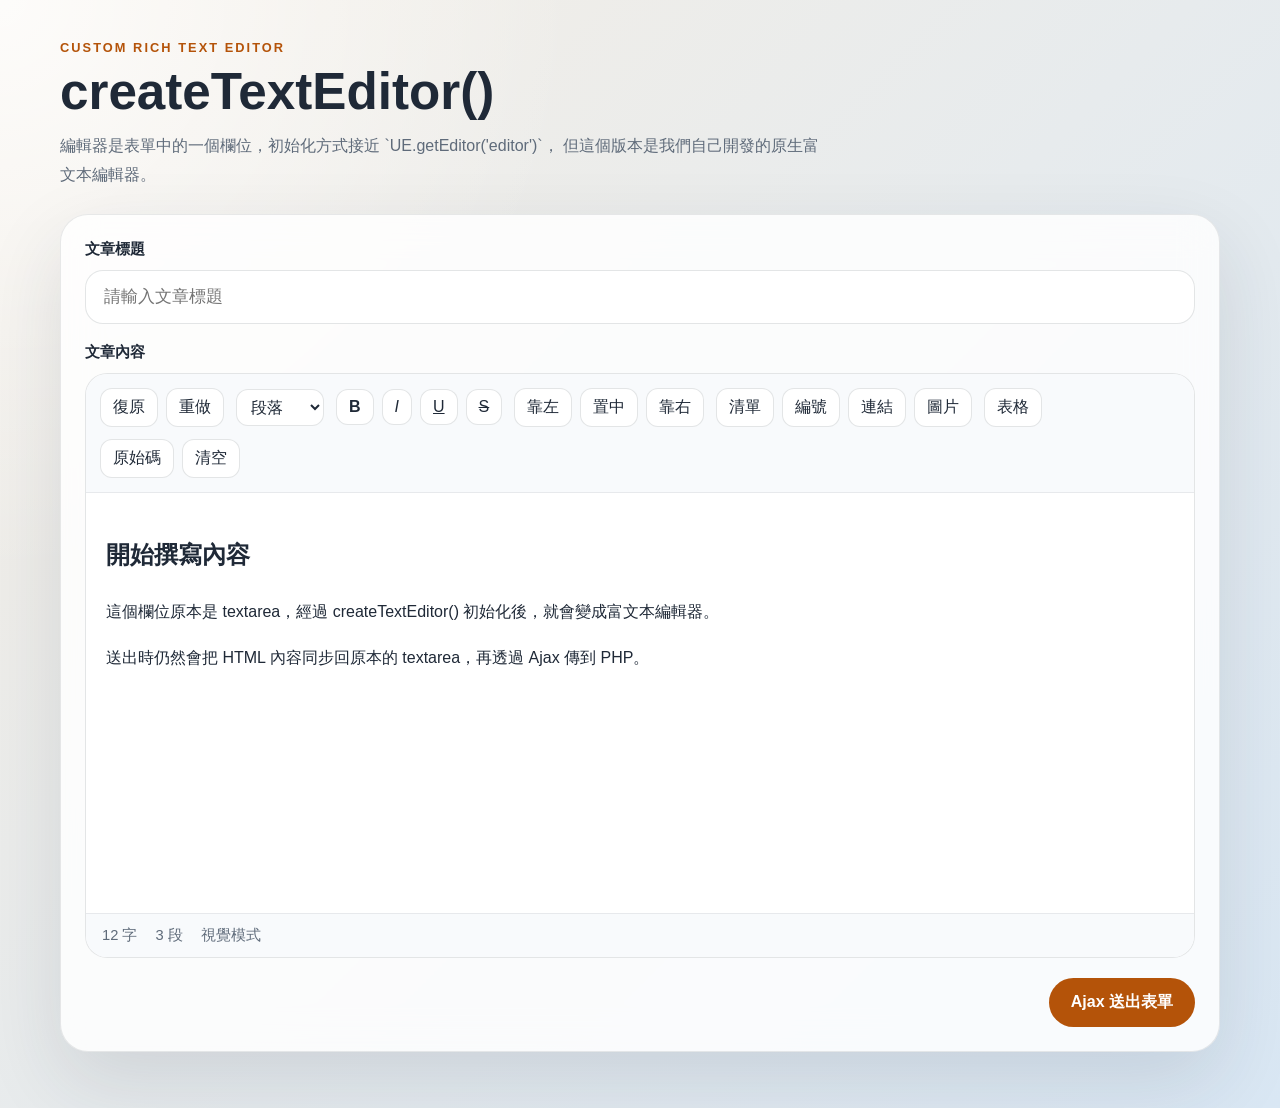
<file: index.html>
<!DOCTYPE html>
<html lang="zh-Hant">
<head>
  <meta charset="UTF-8">
  <meta name="viewport" content="width=device-width, initial-scale=1.0">
  <title>createTextEditor Demo</title>
  <link rel="stylesheet" href="styles.css">
</head>
<body>
  <main class="page">
    <section class="hero">
      <p class="hero__eyebrow">Custom Rich Text Editor</p>
      <h1 class="hero__title">createTextEditor()</h1>
      <p class="hero__copy">
        編輯器是表單中的一個欄位，初始化方式接近 `UE.getEditor('editor')`，
        但這個版本是我們自己開發的原生富文本編輯器。
      </p>
    </section>

    <section class="card">
      <form id="article-form" class="form">
        <div class="field">
          <label class="field__label" for="title">文章標題</label>
          <input id="title" name="title" class="field__input" type="text" placeholder="請輸入文章標題">
        </div>

        <div class="field">
          <label class="field__label" for="editor">文章內容</label>
          <textarea id="editor" name="editor">
<h2>開始撰寫內容</h2>
<p>這個欄位原本是 textarea，經過 createTextEditor() 初始化後，就會變成富文本編輯器。</p>
<p>送出時仍然會把 HTML 內容同步回原本的 textarea，再透過 Ajax 傳到 PHP。</p>
          </textarea>
        </div>

        <div class="form__actions">
          <button class="button" type="submit">Ajax 送出表單</button>
        </div>
      </form>
    </section>

    <section id="response-panel" class="card response" hidden>
      <p class="response__eyebrow">Server Response</p>
      <h2 id="response-title" class="response__title"></h2>
      <p id="response-meta" class="response__meta"></p>
      <div id="response-content" class="response__content"></div>
    </section>
  </main>

  <script src="editor.js"></script>
  <script src="app.js"></script>
</body>
</html>
</file>
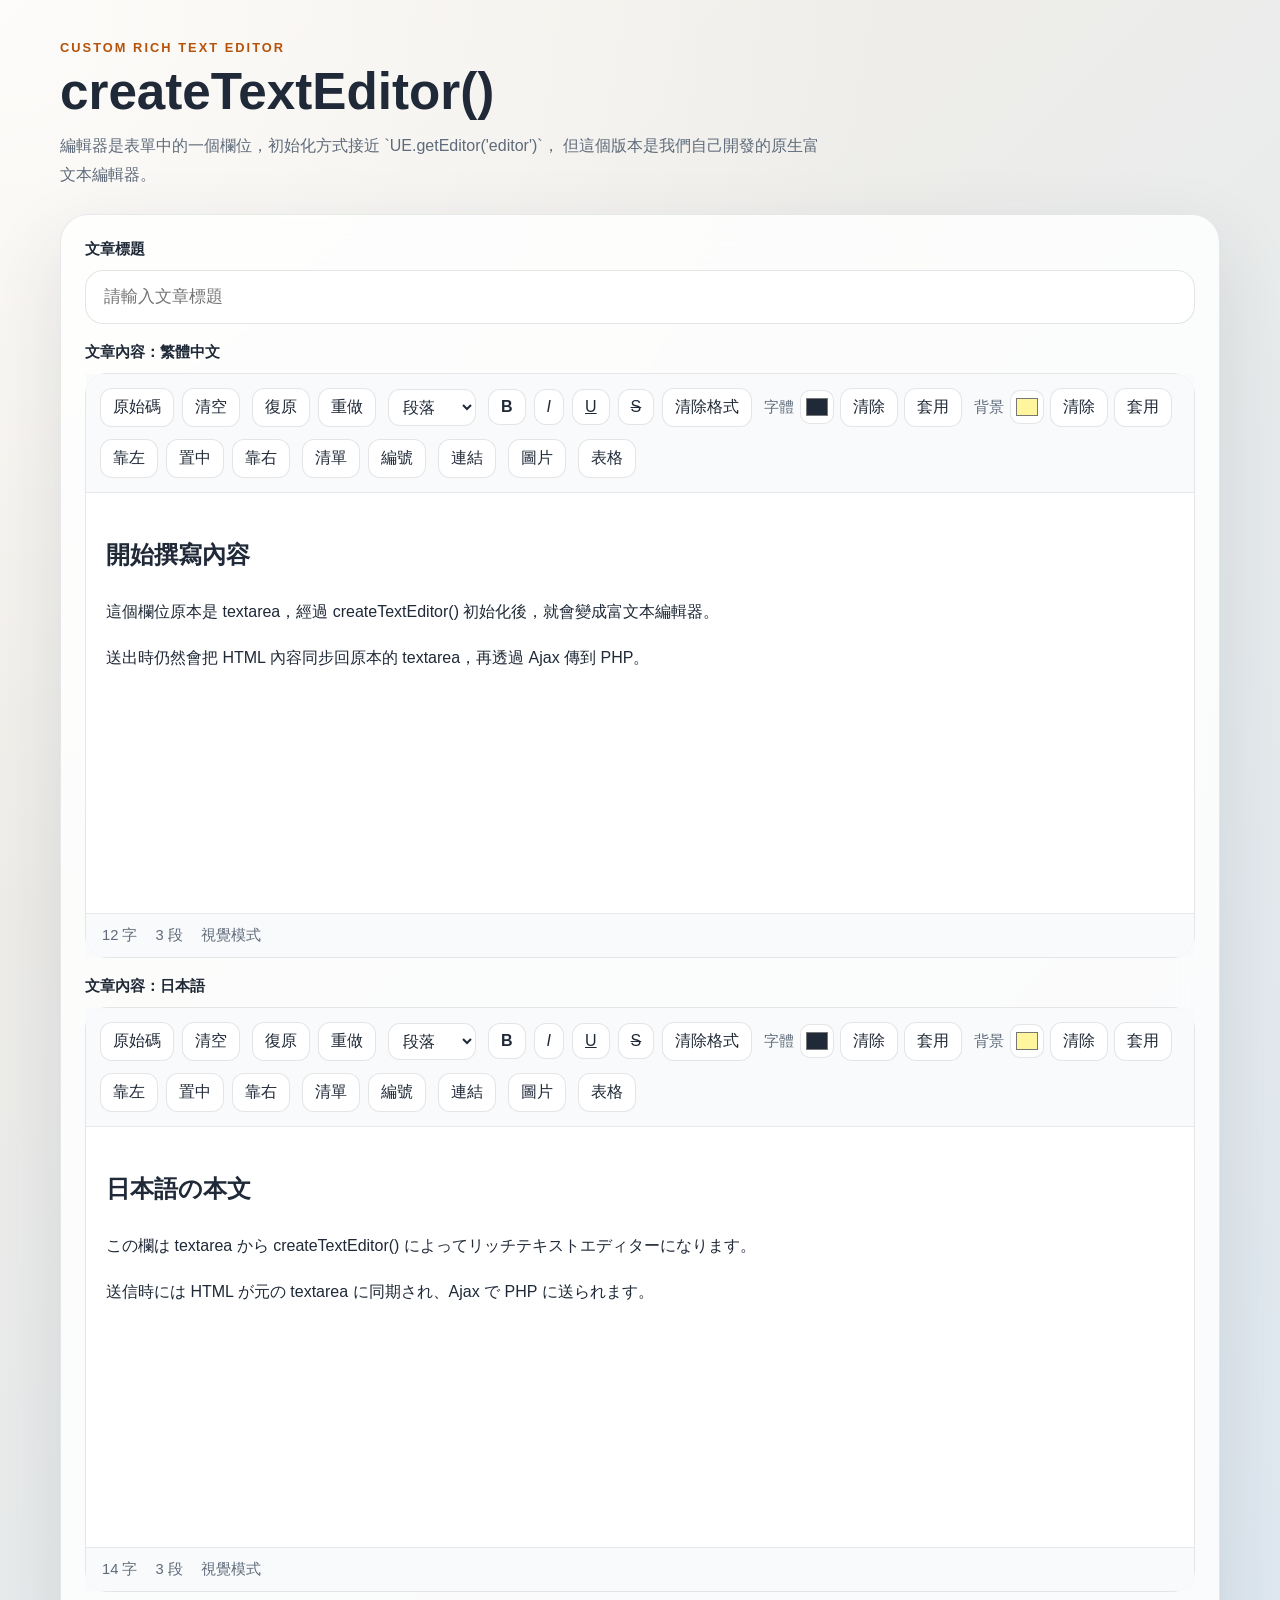
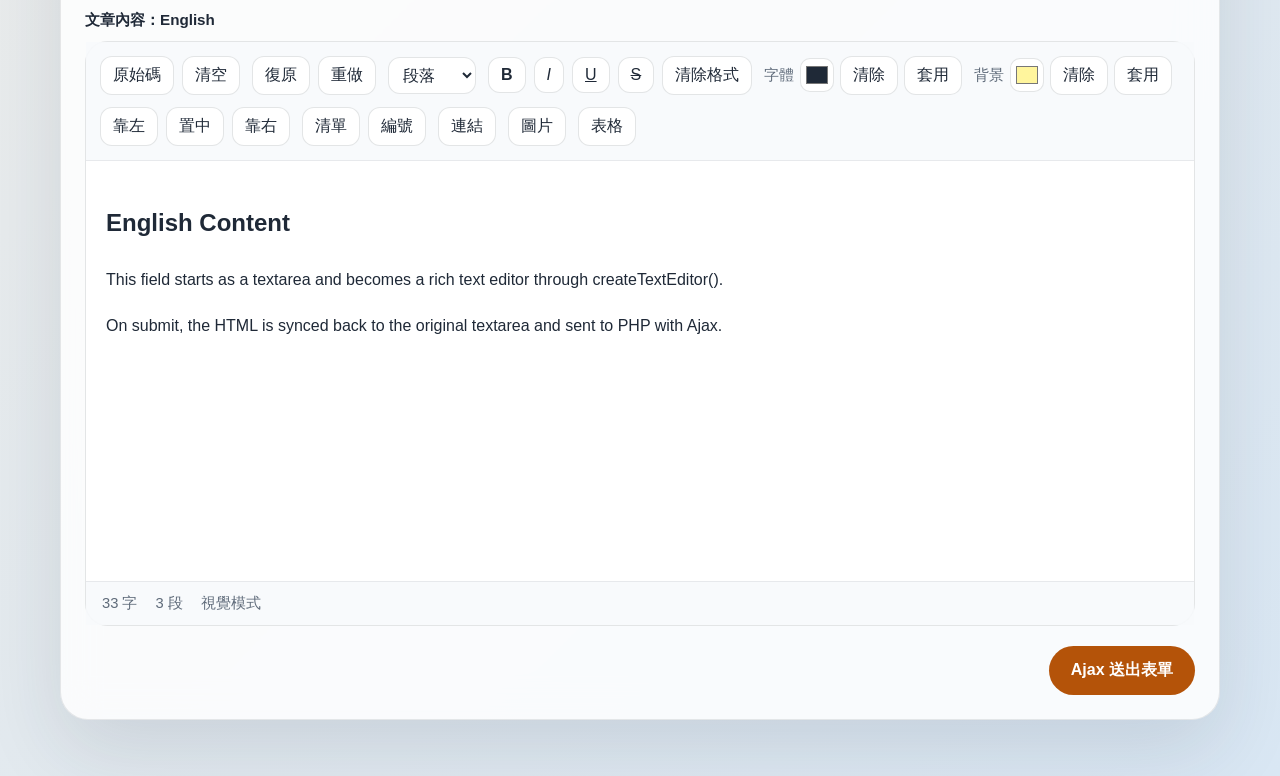
<file: createTextEditor/index.html>
<!DOCTYPE html>
<html lang="zh-Hant">
<head>
  <meta charset="UTF-8">
  <meta name="viewport" content="width=device-width, initial-scale=1.0">
  <title>createTextEditor Demo</title>
  <link rel="stylesheet" href="styles.css">
  <link rel="stylesheet" href="editor.css">
</head>
<body>
  <main class="page">
    <section class="hero">
      <p class="hero__eyebrow">Custom Rich Text Editor</p>
      <h1 class="hero__title">createTextEditor()</h1>
      <p class="hero__copy">
        編輯器是表單中的一個欄位，初始化方式接近 `UE.getEditor('editor')`，
        但這個版本是我們自己開發的原生富文本編輯器。
      </p>
    </section>

    <section class="card">
      <form id="article-form" class="form">
        <div class="field">
          <label class="field__label" for="title">文章標題</label>
          <input id="title" name="title" class="field__input" type="text" placeholder="請輸入文章標題">
        </div>

        <div class="field">
          <label class="field__label" for="editor-zh">文章內容：繁體中文</label>
          <textarea id="editor-zh" name="editor_zh" class="js-text-editor" placeholder="請輸入繁體中文內容">
<h2>開始撰寫內容</h2>
<p>這個欄位原本是 textarea，經過 createTextEditor() 初始化後，就會變成富文本編輯器。</p>
<p>送出時仍然會把 HTML 內容同步回原本的 textarea，再透過 Ajax 傳到 PHP。</p>
          </textarea>
        </div>

        <div class="field">
          <label class="field__label" for="editor-ja">文章內容：日本語</label>
          <textarea id="editor-ja" name="editor_ja" class="js-text-editor" placeholder="日本語の内容を入力してください">
<h2>日本語の本文</h2>
<p>この欄は textarea から createTextEditor() によってリッチテキストエディターになります。</p>
<p>送信時には HTML が元の textarea に同期され、Ajax で PHP に送られます。</p>
          </textarea>
        </div>

        <div class="field">
          <label class="field__label" for="editor-en">文章內容：English</label>
          <textarea id="editor-en" name="editor_en" class="js-text-editor" placeholder="Enter English content">
<h2>English Content</h2>
<p>This field starts as a textarea and becomes a rich text editor through createTextEditor().</p>
<p>On submit, the HTML is synced back to the original textarea and sent to PHP with Ajax.</p>
          </textarea>
        </div>

        <div class="form__actions">
          <button class="button" type="submit">Ajax 送出表單</button>
        </div>
      </form>
    </section>

    <section id="response-panel" class="card response" hidden>
      <p class="response__eyebrow">Server Response</p>
      <h2 id="response-title" class="response__title"></h2>
      <p id="response-meta" class="response__meta"></p>
      <div id="response-content" class="response__content response__grid"></div>
    </section>
  </main>

  <script src="editor.js"></script>
  <script src="app.js"></script>
</body>
</html>
</file>
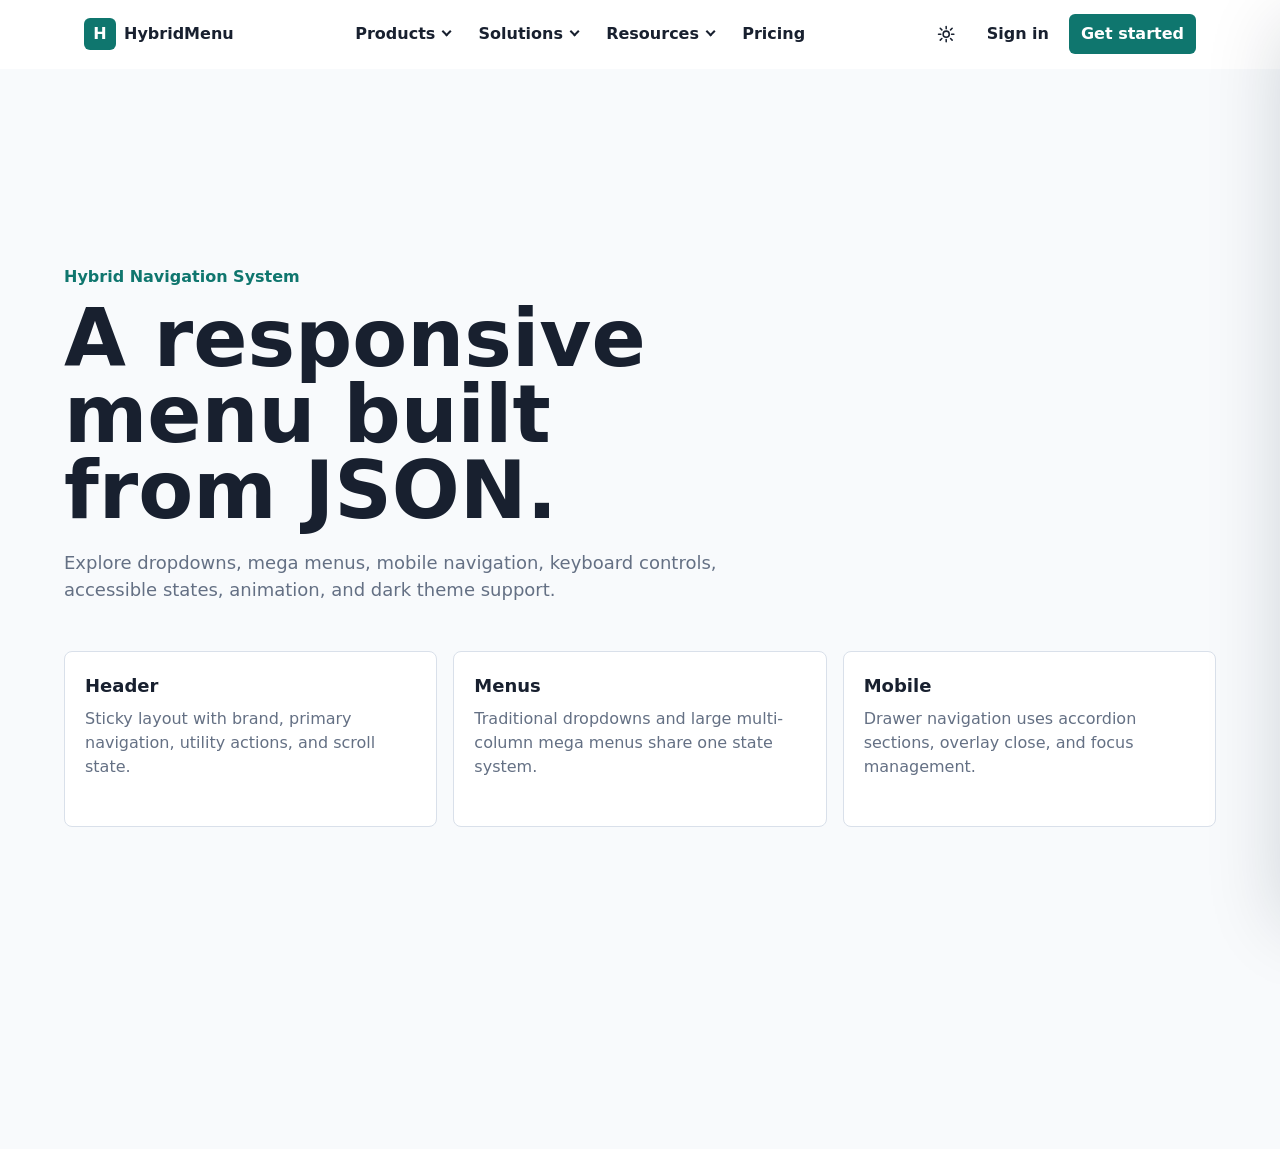
<file: hybridMenu/index.html>
<!doctype html>
<html lang="en" data-theme="light">
  <head>
    <meta charset="utf-8">
    <meta name="viewport" content="width=device-width, initial-scale=1">
    <meta name="description" content="HybridMenu demo with header, dropdown, mega menu, mobile navigation, keyboard support, and themes.">
    <title>HybridMenu Demo</title>
    <link rel="stylesheet" href="./css/tokens.css">
    <link rel="stylesheet" href="./css/base.css">
    <link rel="stylesheet" href="./css/header.css">
    <link rel="stylesheet" href="./css/dropdown.css">
    <link rel="stylesheet" href="./css/mega-menu.css">
    <link rel="stylesheet" href="./css/mobile-nav.css">
    <link rel="stylesheet" href="./css/themes.css">
    <link rel="stylesheet" href="./css/utilities.css">
  </head>
  <body>
    <div id="hybrid-menu" data-menu-source="./data/menu.json"></div>

    <main class="demo-page" id="main-content">
      <section class="demo-hero" aria-labelledby="demo-title">
        <p class="demo-kicker">Hybrid Navigation System</p>
        <h1 id="demo-title">A responsive menu built from JSON.</h1>
        <p class="demo-copy">Explore dropdowns, mega menus, mobile navigation, keyboard controls, accessible states, animation, and dark theme support.</p>
      </section>
      <section class="demo-grid" aria-label="Feature summary">
        <article>
          <h2>Header</h2>
          <p>Sticky layout with brand, primary navigation, utility actions, and scroll state.</p>
        </article>
        <article>
          <h2>Menus</h2>
          <p>Traditional dropdowns and large multi-column mega menus share one state system.</p>
        </article>
        <article>
          <h2>Mobile</h2>
          <p>Drawer navigation uses accordion sections, overlay close, and focus management.</p>
        </article>
      </section>
    </main>

    <script type="module" src="./js/main.js"></script>
  </body>
</html>
</file>
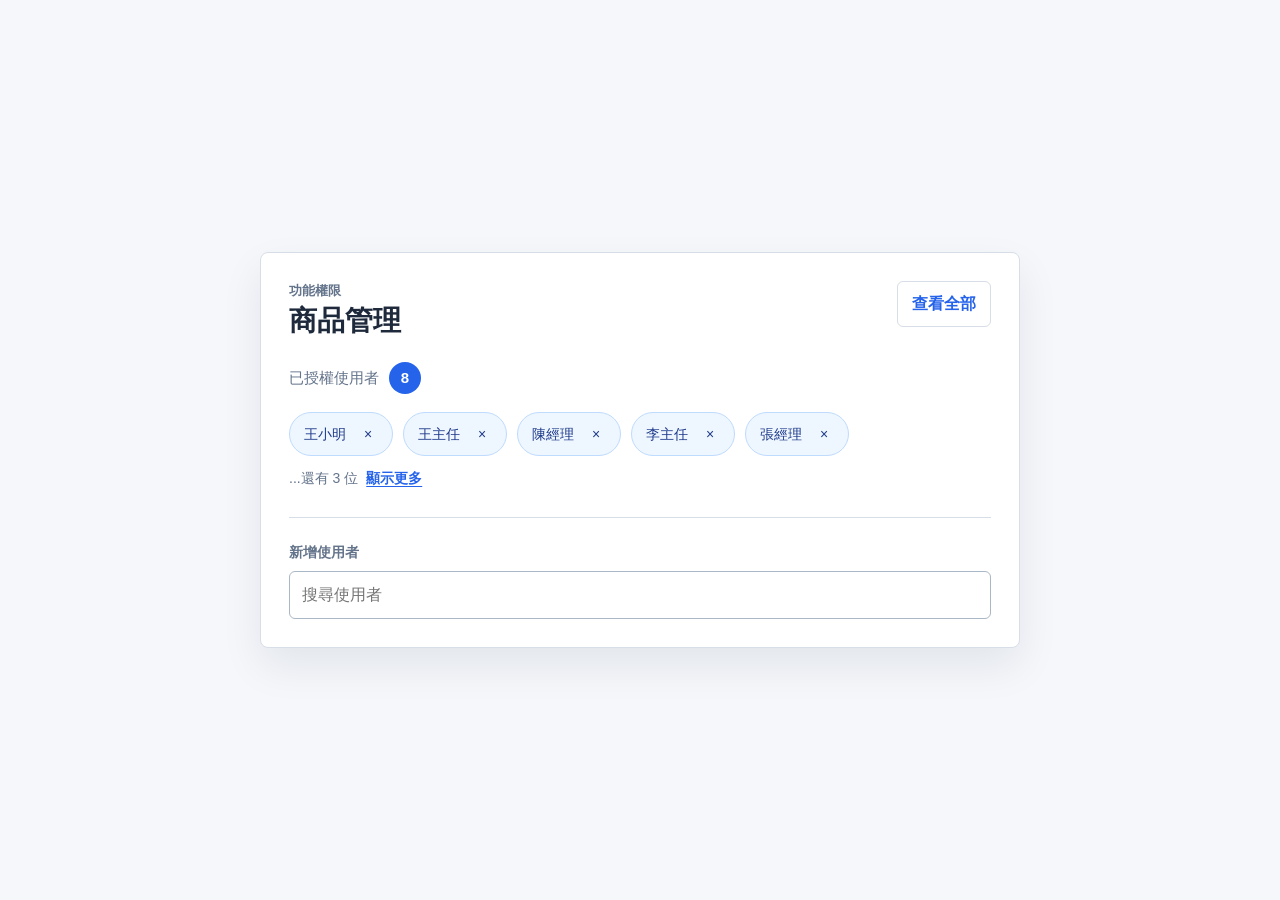
<file: permissions/index.html>
<!DOCTYPE html>
<html lang="zh-Hant">
<head>
  <meta charset="UTF-8">
  <meta name="viewport" content="width=device-width, initial-scale=1.0">
  <title>功能權限管理元件</title>
  <link rel="stylesheet" href="styles.css">
</head>
<body>
  <main class="page-shell">
    <section class="permission-manager" id="permissionManager" aria-labelledby="permissionTitle">
      <header class="permission-manager__header">
        <div>
          <p class="permission-manager__eyebrow">功能權限</p>
          <h1 class="permission-manager__title" id="permissionTitle">商品管理</h1>
        </div>
        <button class="permission-manager__button permission-manager__button--secondary" type="button" data-action="open-modal">
          查看全部
        </button>
      </header>

      <div class="permission-manager__summary" aria-live="polite">
        <span>已授權使用者</span>
        <strong data-role="authorized-count">0</strong>
      </div>

      <div class="permission-manager__tags" data-role="tag-list"></div>
      <p class="permission-manager__more" data-role="hidden-count"></p>

      <form class="permission-manager__search" data-role="search-form" autocomplete="off">
        <label class="permission-manager__label" for="permissionSearch">新增使用者</label>
        <div class="permission-manager__autocomplete">
          <input
            class="permission-manager__input"
            id="permissionSearch"
            name="permissionSearch"
            type="search"
            placeholder="搜尋使用者"
            aria-autocomplete="list"
            aria-controls="autocompleteList"
            aria-expanded="false"
            data-role="search-input"
          >
          <ul class="permission-manager__suggestions" id="autocompleteList" role="listbox" data-role="autocomplete-list"></ul>
        </div>
      </form>

      <div class="permission-manager__overlay" data-role="overlay" hidden>
        <section class="permission-manager__modal" role="dialog" aria-modal="true" aria-labelledby="permissionModalTitle">
          <header class="permission-manager__modal-header">
            <div>
              <p class="permission-manager__eyebrow">授權名單</p>
              <h2 class="permission-manager__modal-title" id="permissionModalTitle" data-role="modal-title">商品管理</h2>
            </div>
            <button class="permission-manager__icon-button" type="button" aria-label="關閉" data-action="close-modal">×</button>
          </header>

          <div class="permission-manager__modal-search">
            <label class="permission-manager__label" for="modalSearch" data-role="modal-search-label">搜尋已授權使用者</label>
            <input class="permission-manager__input" id="modalSearch" type="search" placeholder="輸入姓名、帳號或部門" data-role="modal-search">
          </div>

          <div class="permission-manager__bulk-actions">
            <span class="permission-manager__selection-status" data-role="selection-status">已選取 0 筆</span>
            <button class="permission-manager__button permission-manager__button--danger" type="button" data-action="remove-selected" disabled>
              移除已選
            </button>
          </div>

          <div class="permission-manager__table-wrap">
            <table class="permission-manager__table">
              <thead>
                <tr>
                  <th scope="col" class="permission-manager__table-check">
                    <label class="permission-manager__checkbox-label">
                      <input class="permission-manager__checkbox" type="checkbox" data-role="select-all" aria-label="全選目前列表">
                    </label>
                  </th>
                  <th scope="col">姓名</th>
                  <th scope="col">帳號</th>
                  <th scope="col">部門</th>
                  <th scope="col">操作</th>
                </tr>
              </thead>
              <tbody data-role="modal-table"></tbody>
            </table>
          </div>
        </section>
      </div>
    </section>
  </main>

  <script src="app.js"></script>
</body>
</html>
</file>
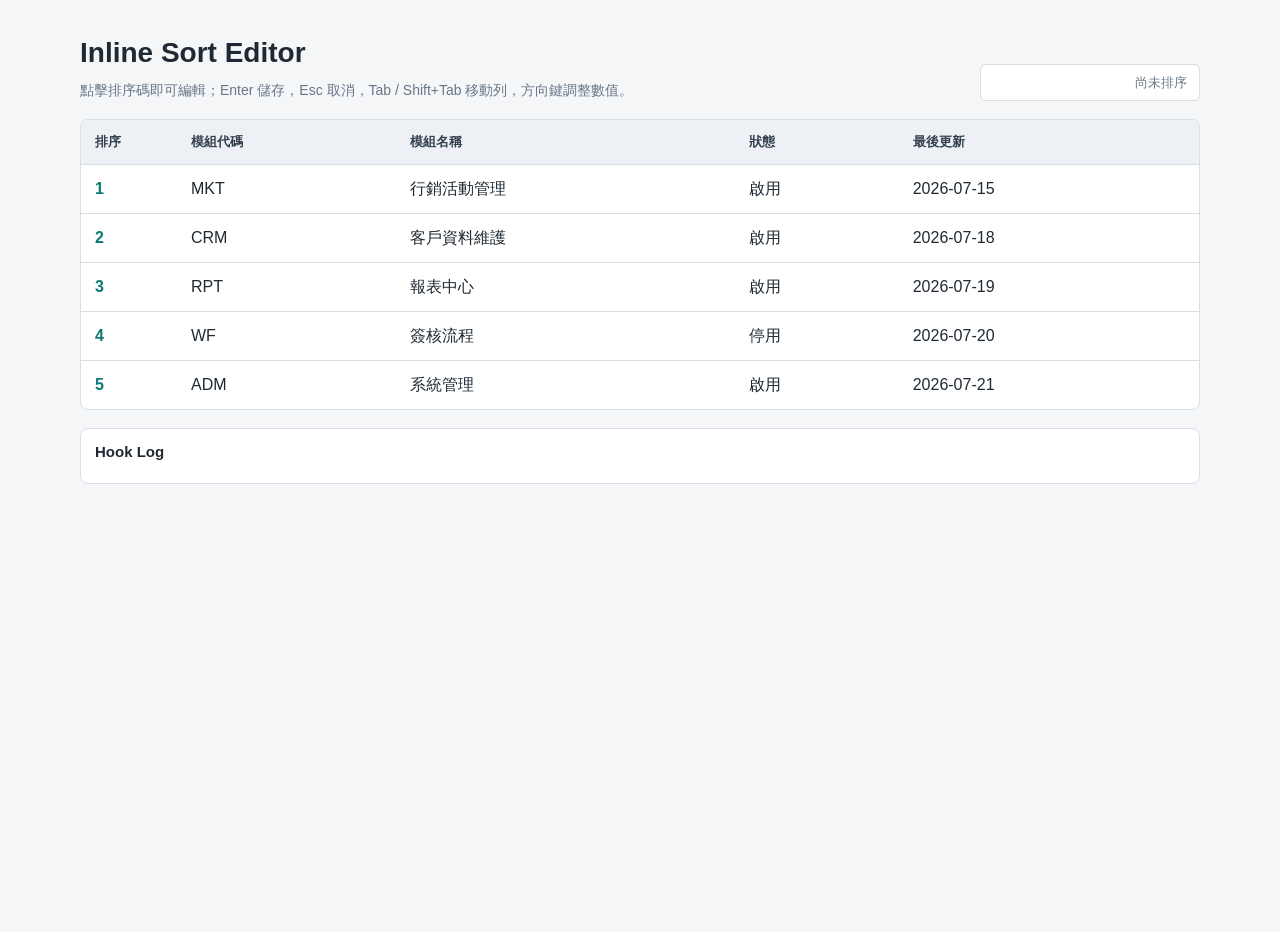
<file: sortEditor/index.html>
<!doctype html>
<html lang="zh-Hant">
  <head>
    <meta charset="utf-8">
    <meta name="viewport" content="width=device-width, initial-scale=1">
    <title>Inline Sort Editor</title>
    <link rel="stylesheet" href="./styles.css">
  </head>
  <body>
    <main class="app-shell">
      <header class="page-head">
        <div>
          <h1 class="page-title">Inline Sort Editor</h1>
          <p class="page-note">點擊排序碼即可編輯；Enter 儲存，Esc 取消，Tab / Shift+Tab 移動列，方向鍵調整數值。</p>
        </div>
        <div id="status" class="status" role="status">尚未排序</div>
      </header>

      <section class="table-wrap" aria-label="排序編輯表格">
        <table id="moduleTable" class="data-table">
          <thead>
            <tr>
              <th>排序</th>
              <th>模組代碼</th>
              <th>模組名稱</th>
              <th>狀態</th>
              <th>最後更新</th>
            </tr>
          </thead>
          <tbody>
            <tr data-id="MKT" data-sort-value="1">
              <td class="sort-cell" data-sort-cell>1</td>
              <td>MKT</td>
              <td>行銷活動管理</td>
              <td>啟用</td>
              <td>2026-07-15</td>
            </tr>
            <tr data-id="CRM" data-sort-value="2">
              <td class="sort-cell" data-sort-cell>2</td>
              <td>CRM</td>
              <td>客戶資料維護</td>
              <td>啟用</td>
              <td>2026-07-18</td>
            </tr>
            <tr data-id="RPT" data-sort-value="3">
              <td class="sort-cell" data-sort-cell>3</td>
              <td>RPT</td>
              <td>報表中心</td>
              <td>啟用</td>
              <td>2026-07-19</td>
            </tr>
            <tr data-id="WF" data-sort-value="4">
              <td class="sort-cell" data-sort-cell>4</td>
              <td>WF</td>
              <td>簽核流程</td>
              <td>停用</td>
              <td>2026-07-20</td>
            </tr>
            <tr data-id="ADM" data-sort-value="5">
              <td class="sort-cell" data-sort-cell>5</td>
              <td>ADM</td>
              <td>系統管理</td>
              <td>啟用</td>
              <td>2026-07-21</td>
            </tr>
          </tbody>
        </table>
      </section>

      <section class="log-panel" aria-label="Hook 執行紀錄">
        <h2 class="log-title">Hook Log</h2>
        <ol id="logList" class="log-list"></ol>
      </section>
    </main>

    <script type="module">
      import InlineSortEditor from './InlineSortEditor.js';

      const status = document.querySelector('#status');
      const logList = document.querySelector('#logList');

      function addLog(message) {
        const item = document.createElement('li');
        item.textContent = message;
        logList.prepend(item);
      }

      window.moduleSortEditor = new InlineSortEditor('#moduleTable', {
        onBeforeSort({ row, requestedValue, normalizedValue }) {
          addLog(`onBeforeSort: ${row.dataset.id} 請求移至 ${requestedValue}，實際位置 ${normalizedValue}`);
          return true;
        },
        saveSort({ rows }) {
          const payload = rows.map((row) => ({
            id: row.dataset.id,
            sort: Number(row.dataset.sortValue)
          }));
          status.textContent = `已保存 ${payload.length} 筆排序`;
          addLog(`saveSort: ${JSON.stringify(payload)}`);
        },
        onAfterSort({ row, normalizedValue }) {
          addLog(`onAfterSort: ${row.dataset.id} 已移至第 ${normalizedValue} 位`);
        }
      });
    </script>
  </body>
</html>
</file>
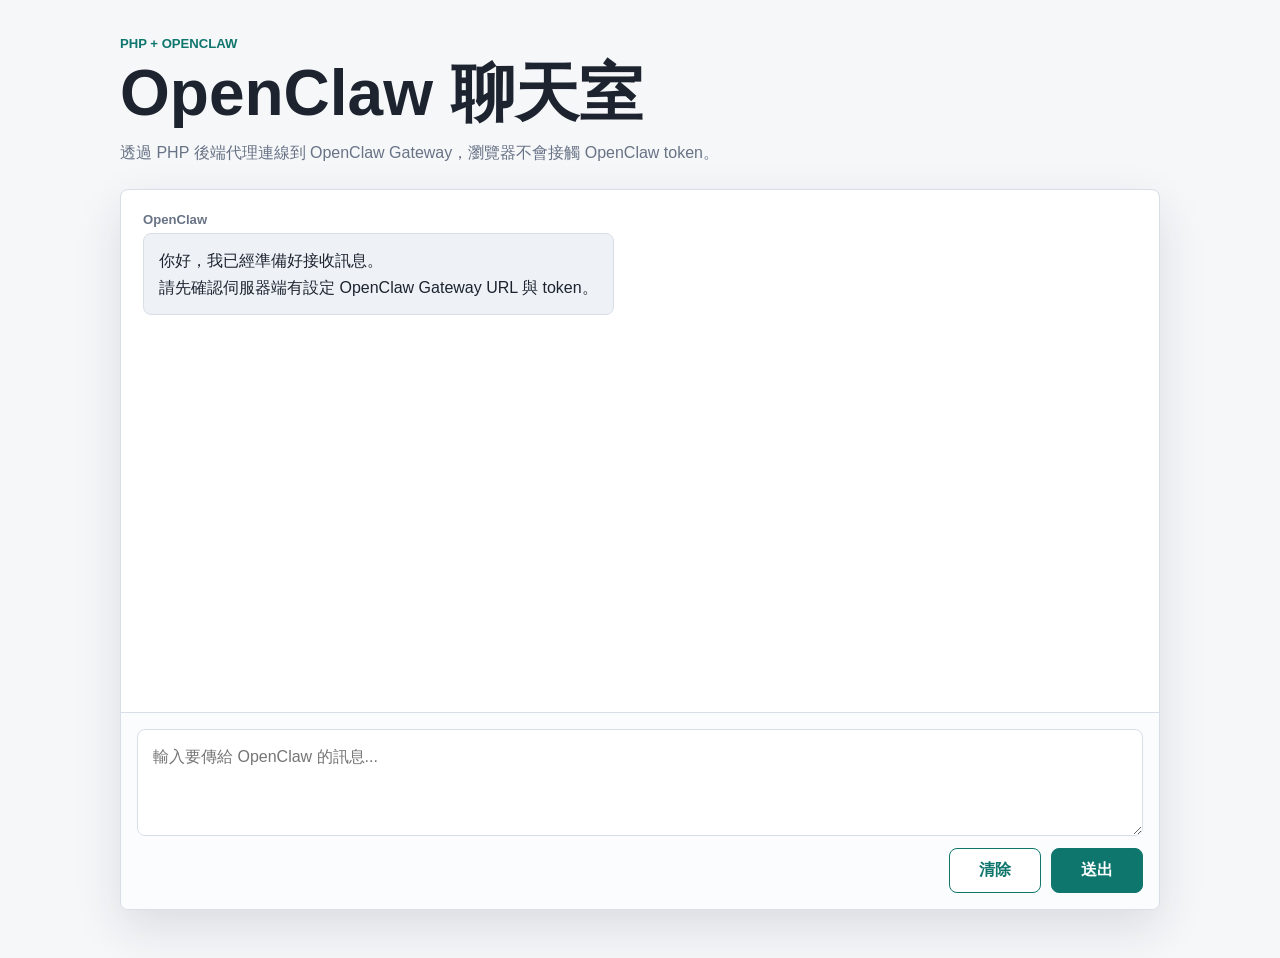
<file: openclaw/openclaw-chat.html>
<!DOCTYPE html>
<html lang="zh-Hant">
<head>
  <meta charset="UTF-8">
  <meta name="viewport" content="width=device-width, initial-scale=1.0">
  <title>OpenClaw PHP Chat</title>
  <link rel="stylesheet" href="openclaw-chat.css">
</head>
<body>
  <main class="chat-page">
    <section class="chat-hero">
      <p class="chat-hero__eyebrow">PHP + OpenClaw</p>
      <h1 class="chat-hero__title">OpenClaw 聊天室</h1>
      <p class="chat-hero__copy">
        透過 PHP 後端代理連線到 OpenClaw Gateway，瀏覽器不會接觸 OpenClaw token。
      </p>
    </section>

    <section class="chat-shell" aria-label="OpenClaw chat">
      <div id="openclaw-chat-log" class="chat-log" aria-live="polite">
        <article class="chat-message chat-message--assistant">
          <div class="chat-message__meta">OpenClaw</div>
          <div class="chat-message__bubble">你好，我已經準備好接收訊息。<br/>請先確認伺服器端有設定 OpenClaw Gateway URL 與 token。</div>
        </article>
      </div>

      <form id="openclaw-chat-form" class="chat-form">
        <label class="sr-only" for="openclaw-chat-input">輸入訊息</label>
        <textarea
          id="openclaw-chat-input"
          class="chat-form__input"
          name="message"
          rows="3"
          placeholder="輸入要傳給 OpenClaw 的訊息..."
          autocomplete="off"
          required
        ></textarea>
        <div class="chat-form__actions">
          <button id="openclaw-clear-chat" class="chat-button chat-button--ghost" type="button">清除</button>
          <button id="openclaw-send-chat" class="chat-button" type="submit">送出</button>
        </div>
      </form>
    </section>
  </main>

  <script src="openclaw-chat.js"></script>
</body>
</html>
</file>
<file: styles.css>
:root {
  --bg-start: #f5efe6;
  --bg-end: #d9e7f4;
  --panel: rgba(255, 255, 255, 0.82);
  --panel-border: rgba(31, 41, 55, 0.1);
  --text-main: #1f2937;
  --text-soft: #5f6b7a;
  --accent: #b45309;
  --accent-strong: #92400e;
  --shadow: 0 30px 80px rgba(31, 41, 55, 0.12);
}

* {
  box-sizing: border-box;
}

body {
  margin: 0;
  min-height: 100vh;
  font-family: "Segoe UI", "Noto Sans TC", sans-serif;
  color: var(--text-main);
  background:
    radial-gradient(circle at top left, rgba(255, 255, 255, 0.82), transparent 34%),
    linear-gradient(135deg, var(--bg-start), var(--bg-end));
}

.page {
  width: min(1160px, calc(100% - 32px));
  margin: 0 auto;
  padding: 40px 0 56px;
}

.hero {
  margin-bottom: 24px;
}

.hero__eyebrow,
.response__eyebrow {
  margin: 0 0 12px;
  font-size: 0.8rem;
  font-weight: 700;
  letter-spacing: 0.16em;
  text-transform: uppercase;
  color: var(--accent);
}

.hero__title {
  margin: 0;
  font-size: clamp(2.6rem, 4vw, 4.6rem);
  line-height: 0.96;
}

.hero__copy {
  width: min(760px, 100%);
  margin: 16px 0 0;
  line-height: 1.8;
  color: var(--text-soft);
}

.card {
  backdrop-filter: blur(18px);
  background: var(--panel);
  border: 1px solid var(--panel-border);
  border-radius: 28px;
  box-shadow: var(--shadow);
  padding: 24px;
}

.card + .card {
  margin-top: 28px;
}

.field + .field {
  margin-top: 18px;
}

.field__label {
  display: block;
  margin-bottom: 10px;
  font-size: 0.95rem;
  font-weight: 700;
}

.field__input {
  width: 100%;
  padding: 16px 18px;
  border: 1px solid rgba(31, 41, 55, 0.12);
  border-radius: 18px;
  background: rgba(255, 255, 255, 0.9);
  color: var(--text-main);
  font: inherit;
  font-size: 1.05rem;
}

.field__input:focus {
  outline: 0;
  border-color: rgba(180, 83, 9, 0.35);
}

.form__actions {
  display: flex;
  justify-content: flex-end;
  margin-top: 20px;
}

.button {
  border: 0;
  border-radius: 999px;
  padding: 14px 22px;
  background: var(--accent);
  color: #fff;
  font: inherit;
  font-weight: 700;
  cursor: pointer;
}

.button:hover,
.button:focus-visible {
  background: var(--accent-strong);
  outline: none;
}

.editor-textarea {
  display: none;
}

.te {
  overflow: hidden;
  border: 1px solid rgba(31, 41, 55, 0.12);
  border-radius: 22px;
  background: rgba(255, 255, 255, 0.9);
}

.te__toolbar {
  display: flex;
  flex-wrap: wrap;
  gap: 12px;
  padding: 14px;
  border-bottom: 1px solid rgba(31, 41, 55, 0.08);
  background: rgba(248, 250, 252, 0.9);
}

.te__group {
  display: flex;
  flex-wrap: wrap;
  gap: 8px;
  align-items: center;
}

.te__table-tools {
  position: relative;
}

.te__table-menu {
  position: absolute;
  z-index: 10;
  top: calc(100% + 8px);
  left: 0;
  display: grid;
  gap: 10px;
  min-width: 190px;
  padding: 12px;
  border: 1px solid rgba(31, 41, 55, 0.14);
  border-radius: 8px;
  background: #fff;
  box-shadow: 0 14px 34px rgba(31, 41, 55, 0.16);
}

.te__table-menu[hidden],
.te__image-tools[hidden],
.te__cell-tools[hidden] {
  display: none;
}

.te__menu-field {
  display: grid;
  grid-template-columns: 44px 1fr;
  gap: 10px;
  align-items: center;
  color: var(--text-soft);
  font-size: 0.92rem;
}

.te__button,
.te__select,
.te__number {
  border: 1px solid rgba(31, 41, 55, 0.12);
  border-radius: 12px;
  background: #fff;
  color: var(--text-main);
  font: inherit;
}

.te__button {
  padding: 8px 12px;
  cursor: pointer;
}

.te__button:hover,
.te__button:focus-visible,
.te__select:focus-visible,
.te__number:focus-visible {
  outline: none;
  border-color: rgba(180, 83, 9, 0.35);
  background: rgba(255, 247, 237, 1);
}

.te__select,
.te__number {
  padding: 8px 10px;
}

.te__number {
  width: 64px;
}

.te__muted {
  color: var(--text-soft);
}

.te__image-tools,
.te__cell-tools {
  display: flex;
  flex-wrap: wrap;
  gap: 10px;
  align-items: center;
  padding: 12px 14px;
  border-bottom: 1px solid rgba(31, 41, 55, 0.08);
  background: rgba(255, 247, 237, 0.72);
}

.te__image-label {
  font-size: 0.92rem;
  font-weight: 700;
}

.te__range {
  width: min(220px, 42vw);
}

.te__surface,
.te__source {
  width: 100%;
  min-height: 420px;
  padding: 20px;
  border: 0;
  background: transparent;
  color: var(--text-main);
  font: inherit;
  line-height: 1.85;
}

.te__surface:focus,
.te__source:focus {
  outline: none;
}

.te__surface:empty::before {
  content: attr(data-placeholder);
  color: #94a3b8;
}

.te__status {
  display: flex;
  gap: 18px;
  padding: 12px 16px;
  border-top: 1px solid rgba(31, 41, 55, 0.08);
  background: rgba(248, 250, 252, 0.9);
  color: var(--text-soft);
  font-size: 0.92rem;
}

.te__surface img,
.response__content img {
  max-width: 100%;
  height: auto;
  border-radius: 14px;
}

.te__surface img.te__image--selected {
  outline: 3px solid rgba(180, 83, 9, 0.5);
  outline-offset: 3px;
}

.te__surface th.te__cell--selected,
.te__surface td.te__cell--selected {
  outline: 3px solid rgba(180, 83, 9, 0.5);
  outline-offset: -3px;
}

.te__surface table,
.response__content table {
  width: 100%;
  border-collapse: collapse;
}

.te__surface th,
.te__surface td,
.response__content th,
.response__content td {
  padding: 10px;
  border: 1px solid rgba(31, 41, 55, 0.14);
}

.response__title {
  margin: 0 0 10px;
}

.response__meta {
  margin: 0 0 16px;
  color: var(--text-soft);
}

.response__content {
  line-height: 1.85;
}

@media (max-width: 720px) {
  .page {
    width: min(100% - 20px, 1160px);
  }

  .card {
    padding: 18px;
  }

  .button {
    width: 100%;
  }
}
</file>
<file: createTextEditor/styles.css>
:root {
  --bg-start: #f5efe6;
  --bg-end: #d9e7f4;
  --panel: rgba(255, 255, 255, 0.82);
  --panel-border: rgba(31, 41, 55, 0.1);
  --text-main: #1f2937;
  --text-soft: #5f6b7a;
  --accent: #b45309;
  --accent-strong: #92400e;
  --shadow: 0 30px 80px rgba(31, 41, 55, 0.12);
}

* {
  box-sizing: border-box;
}

body {
  margin: 0;
  min-height: 100vh;
  font-family: "Segoe UI", "Noto Sans TC", sans-serif;
  color: var(--text-main);
  background:
    radial-gradient(circle at top left, rgba(255, 255, 255, 0.82), transparent 34%),
    linear-gradient(135deg, var(--bg-start), var(--bg-end));
}

.page {
  width: min(1160px, calc(100% - 32px));
  margin: 0 auto;
  padding: 40px 0 56px;
}

.hero {
  margin-bottom: 24px;
}

.hero__eyebrow,
.response__eyebrow {
  margin: 0 0 12px;
  font-size: 0.8rem;
  font-weight: 700;
  letter-spacing: 0.16em;
  text-transform: uppercase;
  color: var(--accent);
}

.hero__title {
  margin: 0;
  font-size: clamp(2.6rem, 4vw, 4.6rem);
  line-height: 0.96;
}

.hero__copy {
  width: min(760px, 100%);
  margin: 16px 0 0;
  line-height: 1.8;
  color: var(--text-soft);
}

.card {
  backdrop-filter: blur(18px);
  background: var(--panel);
  border: 1px solid var(--panel-border);
  border-radius: 28px;
  box-shadow: var(--shadow);
  padding: 24px;
}

.card + .card {
  margin-top: 28px;
}

.field + .field {
  margin-top: 18px;
}

.field__label {
  display: block;
  margin-bottom: 10px;
  font-size: 0.95rem;
  font-weight: 700;
}

.field__input {
  width: 100%;
  padding: 16px 18px;
  border: 1px solid rgba(31, 41, 55, 0.12);
  border-radius: 18px;
  background: rgba(255, 255, 255, 0.9);
  color: var(--text-main);
  font: inherit;
  font-size: 1.05rem;
}

.field__input:focus {
  outline: 0;
  border-color: rgba(180, 83, 9, 0.35);
}

.form__actions {
  display: flex;
  justify-content: flex-end;
  margin-top: 20px;
}

.button {
  border: 0;
  border-radius: 999px;
  padding: 14px 22px;
  background: var(--accent);
  color: #fff;
  font: inherit;
  font-weight: 700;
  cursor: pointer;
}

.button:hover,
.button:focus-visible {
  background: var(--accent-strong);
  outline: none;
}

.response__content img {
  max-width: 100%;
  height: auto;
  border-radius: 14px;
}

.response__content table {
  width: 100%;
  border-collapse: collapse;
}

.response__content caption {
  padding: 8px 10px;
  color: var(--text-soft);
  font-weight: 700;
  text-align: left;
}

.response__content th,
.response__content td {
  padding: 10px;
  border: 1px solid rgba(31, 41, 55, 0.14);
}

.response__title {
  margin: 0 0 10px;
}

.response__meta {
  margin: 0 0 16px;
  color: var(--text-soft);
}

.response__content {
  line-height: 1.85;
}

.response__grid {
  display: grid;
  gap: 18px;
}

.response__language {
  padding: 16px;
  border: 1px solid rgba(31, 41, 55, 0.12);
  border-radius: 8px;
  background: rgba(255, 255, 255, 0.7);
}

.response__language h3 {
  margin: 0 0 10px;
  font-size: 1rem;
}

@media (max-width: 720px) {
  .page {
    width: min(100% - 20px, 1160px);
  }

  .card {
    padding: 18px;
  }

  .button {
    width: 100%;
  }
}
</file>
<file: createTextEditor/editor.css>
/* createTextEditor component styles. */
.editor-textarea {
  display: none;
}

.te {
  --te-text-main: #1f2937;
  --te-text-soft: #5f6b7a;
  --te-focus: rgba(180, 83, 9, 0.35);
  --te-focus-background: #fff7ed;
  overflow: visible;
  border: 1px solid rgba(31, 41, 55, 0.12);
  border-radius: 22px;
  background: rgba(255, 255, 255, 0.9);
  color: var(--te-text-main);
}

.te__toolbar {
  display: flex;
  flex-wrap: wrap;
  gap: 12px;
  padding: 14px;
  border-bottom: 1px solid rgba(31, 41, 55, 0.08);
  background: rgba(248, 250, 252, 0.9);
}

.te__group {
  display: flex;
  flex-wrap: wrap;
  gap: 8px;
  align-items: center;
}

.te__table-tools {
  position: relative;
}

.te__table-menu {
  position: absolute;
  top: calc(100% + 8px);
  z-index: 1000;
  display: grid;
  gap: 10px;
  min-width: 190px;
  max-width: calc(100vw - 24px);
  padding: 12px;
  border: 1px solid rgba(31, 41, 55, 0.14);
  border-radius: 8px;
  background: #fff;
  box-shadow: 0 14px 34px rgba(31, 41, 55, 0.16);
}

.te__table-menu[hidden],
.te__image-tools[hidden],
.te__cell-tools[hidden] {
  display: none;
}

.te__menu-field {
  display: grid;
  grid-template-columns: 44px 1fr;
  gap: 10px;
  align-items: center;
  color: var(--te-text-soft);
  font-size: 0.92rem;
}

.te__menu-toggle {
  display: flex;
  gap: 8px;
  align-items: center;
  color: var(--te-text-soft);
  font-size: 0.92rem;
}

.te__color-tools {
  gap: 12px;
}

.te__color-control {
  display: flex;
  gap: 6px;
  align-items: center;
}

.te__color-label {
  color: var(--te-text-soft);
  font-size: 0.92rem;
}

.te__color-input {
  width: 34px;
  height: 34px;
  padding: 3px;
  border: 1px solid rgba(31, 41, 55, 0.12);
  border-radius: 10px;
  background: #fff;
  cursor: pointer;
}

.te__color-input:focus-visible {
  outline: none;
  border-color: var(--te-focus);
}

.te__button,
.te__select,
.te__number,
.te__input {
  border: 1px solid rgba(31, 41, 55, 0.12);
  border-radius: 12px;
  background: #fff;
  color: var(--te-text-main);
  font: inherit;
}

.te__button {
  padding: 8px 12px;
  cursor: pointer;
}

.te__button:hover,
.te__button:focus-visible,
.te__select:focus-visible,
.te__number:focus-visible {
  outline: none;
  border-color: var(--te-focus);
  background: var(--te-focus-background);
}

.te__select,
.te__number,
.te__input {
  padding: 8px 10px;
}

.te__number {
  width: 64px;
}

.te__input {
  min-width: 0;
}

.te__muted {
  color: var(--te-text-soft);
}

.te__image-tools,
.te__cell-tools {
  display: flex;
  flex-wrap: wrap;
  gap: 10px;
  align-items: center;
  padding: 12px 14px;
  border-bottom: 1px solid rgba(31, 41, 55, 0.08);
  background: rgba(255, 247, 237, 0.72);
}

.te__image-label {
  font-size: 0.92rem;
  font-weight: 700;
}

.te__range {
  width: min(220px, 42vw);
}

.te__surface,
.te__source {
  width: 100%;
  min-height: 420px;
  padding: 20px;
  border: 0;
  background: transparent;
  color: var(--te-text-main);
  font: inherit;
  line-height: 1.85;
}

.te__surface:focus,
.te__source:focus {
  outline: none;
}

.te__surface:empty::before {
  content: attr(data-placeholder);
  color: #94a3b8;
}

.te__status {
  display: flex;
  gap: 18px;
  padding: 12px 16px;
  border-top: 1px solid rgba(31, 41, 55, 0.08);
  background: rgba(248, 250, 252, 0.9);
  color: var(--te-text-soft);
  font-size: 0.92rem;
}

.te__surface img {
  max-width: 100%;
  height: auto;
  border-radius: 14px;
}

.te__surface img.te__image--selected {
  outline: 3px solid rgba(180, 83, 9, 0.5);
  outline-offset: 3px;
}

.te__surface th.te__cell--selected,
.te__surface td.te__cell--selected {
  outline: 3px solid rgba(180, 83, 9, 0.5);
  outline-offset: -3px;
}

.te__surface table {
  width: 100%;
  border-collapse: collapse;
  caption-side: inherit;
}

.te__surface caption {
  padding: 8px 10px;
  color: var(--te-text-soft);
  font-weight: 700;
  text-align: left;
}

.te__surface th,
.te__surface td {
  padding: 10px;
  border: 1px solid rgba(31, 41, 55, 0.14);
}

.te__surface ul,
.te__surface ol{
  list-style: inherit;
  padding-left: 1.35rem;
}
</file>
<file: hybridMenu/css/tokens.css>
:root {
  --hm-color-bg: #f8fafc;
  --hm-color-surface: #ffffff;
  --hm-color-surface-raised: #ffffff;
  --hm-color-text: #18202f;
  --hm-color-muted: #647084;
  --hm-color-border: #d9e0ea;
  --hm-color-accent: #0f766e;
  --hm-color-accent-strong: #0b5f59;
  --hm-color-accent-soft: #e6fffb;
  --hm-color-overlay: rgb(15 23 42 / 58%);
  --hm-font-family: Inter, ui-sans-serif, system-ui, -apple-system, BlinkMacSystemFont, "Segoe UI", sans-serif;
  --hm-font-size-sm: 0.875rem;
  --hm-font-size-md: 1rem;
  --hm-font-size-lg: 1.125rem;
  --hm-font-size-xl: 2.5rem;
  --hm-line-height: 1.5;
  --hm-space-1: 0.25rem;
  --hm-space-2: 0.5rem;
  --hm-space-3: 0.75rem;
  --hm-space-4: 1rem;
  --hm-space-5: 1.25rem;
  --hm-space-6: 1.5rem;
  --hm-space-8: 2rem;
  --hm-radius-sm: 0.375rem;
  --hm-radius-md: 0.5rem;
  --hm-radius-lg: 0.75rem;
  --hm-shadow-sm: 0 1px 2px rgb(15 23 42 / 8%);
  --hm-shadow-lg: 0 24px 70px rgb(15 23 42 / 16%);
  --hm-duration-fast: 120ms;
  --hm-duration: 180ms;
  --hm-duration-slow: 240ms;
  --hm-ease: cubic-bezier(0.22, 1, 0.36, 1);
  --hm-header-height: 4.25rem;
  --hm-container: 72rem;
  --hm-z-header: 40;
  --hm-z-dropdown: 50;
  --hm-z-overlay: 60;
  color-scheme: light;
}
</file>
<file: hybridMenu/css/base.css>
* {
  box-sizing: border-box;
}

html {
  scroll-behavior: smooth;
}

body {
  min-width: 320px;
  margin: 0;
  color: var(--hm-color-text);
  background: var(--hm-color-bg);
  font-family: var(--hm-font-family);
  font-size: var(--hm-font-size-md);
  line-height: var(--hm-line-height);
}

a {
  color: inherit;
  text-decoration: none;
}

button {
  font: inherit;
}

:focus-visible {
  outline: 3px solid color-mix(in srgb, var(--hm-color-accent), white 28%);
  outline-offset: 3px;
}

.demo-page {
  min-height: 120vh;
  padding: calc(var(--hm-header-height) + var(--hm-space-8)) var(--hm-space-5) var(--hm-space-8);
}

.demo-hero {
  max-width: var(--hm-container);
  margin: 0 auto;
  padding: clamp(2rem, 8vw, 6rem) 0 3rem;
}

.demo-kicker {
  margin: 0 0 var(--hm-space-3);
  color: var(--hm-color-accent);
  font-weight: 700;
}

.demo-hero h1 {
  max-width: 13ch;
  margin: 0;
  font-size: clamp(2.25rem, 8vw, 5rem);
  line-height: 0.95;
  letter-spacing: 0;
}

.demo-copy {
  max-width: 42rem;
  margin: var(--hm-space-5) 0 0;
  color: var(--hm-color-muted);
  font-size: var(--hm-font-size-lg);
}

.demo-grid {
  display: grid;
  grid-template-columns: repeat(3, minmax(0, 1fr));
  gap: var(--hm-space-4);
  max-width: var(--hm-container);
  margin: 0 auto;
}

.demo-grid article {
  min-height: 11rem;
  padding: var(--hm-space-5);
  border: 1px solid var(--hm-color-border);
  border-radius: var(--hm-radius-md);
  background: var(--hm-color-surface);
}

.demo-grid h2 {
  margin: 0 0 var(--hm-space-2);
  font-size: var(--hm-font-size-lg);
}

.demo-grid p {
  margin: 0;
  color: var(--hm-color-muted);
}

@media (max-width: 768px) {
  .demo-grid {
    grid-template-columns: 1fr;
  }
}
</file>
<file: hybridMenu/css/header.css>
.hm-header {
  position: sticky;
  top: 0;
  z-index: var(--hm-z-header);
  border-bottom: 1px solid transparent;
  background: color-mix(in srgb, var(--hm-color-surface), transparent 8%);
  backdrop-filter: blur(18px);
  transition: border-color var(--hm-duration) var(--hm-ease), box-shadow var(--hm-duration) var(--hm-ease);
}

.hm-header.is-scrolled,
.hm-header.is-menu-open {
  border-color: var(--hm-color-border);
  box-shadow: var(--hm-shadow-sm);
}

.hm-header__inner {
  display: grid;
  grid-template-columns: auto 1fr auto;
  align-items: center;
  gap: var(--hm-space-4);
  width: min(100%, var(--hm-container));
  min-height: var(--hm-header-height);
  margin: 0 auto;
  padding: 0 var(--hm-space-5);
}

.hm-brand {
  display: inline-flex;
  align-items: center;
  gap: var(--hm-space-2);
  font-weight: 800;
}

.hm-brand__mark {
  display: grid;
  width: 2rem;
  height: 2rem;
  place-items: center;
  border-radius: var(--hm-radius-sm);
  color: white;
  background: var(--hm-color-accent);
}

.hm-nav {
  display: flex;
  align-items: center;
  justify-content: center;
  gap: var(--hm-space-1);
}

.hm-nav__item {
  position: relative;
}

.hm-nav__link,
.hm-nav__trigger,
.hm-action,
.hm-icon-button {
  display: inline-flex;
  align-items: center;
  justify-content: center;
  min-height: 2.5rem;
  border: 0;
  border-radius: var(--hm-radius-sm);
  color: var(--hm-color-text);
  background: transparent;
  cursor: pointer;
}

.hm-nav__link,
.hm-nav__trigger {
  gap: var(--hm-space-2);
  padding: 0 var(--hm-space-3);
  font-weight: 650;
}

.hm-nav__link:hover,
.hm-nav__trigger:hover,
.hm-nav__trigger[aria-expanded="true"],
.hm-action:hover,
.hm-icon-button:hover {
  background: color-mix(in srgb, var(--hm-color-accent-soft), transparent 15%);
}

.hm-caret {
  width: 0.45rem;
  height: 0.45rem;
  border-right: 2px solid currentColor;
  border-bottom: 2px solid currentColor;
  transform: translateY(-2px) rotate(45deg);
  transition: transform var(--hm-duration-fast) var(--hm-ease);
}

.hm-nav__trigger[aria-expanded="true"] .hm-caret {
  transform: translateY(1px) rotate(225deg);
}

.hm-actions {
  display: flex;
  align-items: center;
  justify-content: flex-end;
  gap: var(--hm-space-2);
}

.hm-action {
  padding: 0 var(--hm-space-3);
  font-weight: 700;
}

.hm-action--primary {
  color: white;
  background: var(--hm-color-accent);
}

.hm-action--primary:hover {
  background: var(--hm-color-accent-strong);
}

.hm-icon-button {
  width: 2.5rem;
  padding: 0;
}

.hm-theme-icon {
  width: 1.15rem;
  height: 1.15rem;
  fill: none;
  stroke: currentColor;
  stroke-linecap: round;
  stroke-linejoin: round;
  stroke-width: 2;
}

.hm-theme-icon--moon {
  display: none;
}

.hm-mobile-toggle {
  display: none;
}

.hm-menu-icon {
  position: relative;
  display: block;
  width: 1.25rem;
  height: 2px;
  background: currentColor;
}

.hm-menu-icon::before,
.hm-menu-icon::after {
  position: absolute;
  left: 0;
  width: 1.25rem;
  height: 2px;
  content: "";
  background: currentColor;
  transition: transform var(--hm-duration-fast) var(--hm-ease);
}

.hm-menu-icon::before {
  top: -0.4rem;
}

.hm-menu-icon::after {
  top: 0.4rem;
}

.hm-mobile-toggle[aria-expanded="true"] .hm-menu-icon {
  background: transparent;
}

.hm-mobile-toggle[aria-expanded="true"] .hm-menu-icon::before {
  transform: translateY(0.4rem) rotate(45deg);
}

.hm-mobile-toggle[aria-expanded="true"] .hm-menu-icon::after {
  transform: translateY(-0.4rem) rotate(-45deg);
}

@media (max-width: 768px) {
  .hm-header__inner {
    grid-template-columns: auto auto;
    justify-content: space-between;
  }

  .hm-nav,
  .hm-actions {
    display: none;
  }

  .hm-mobile-toggle {
    display: inline-flex;
  }
}
</file>
<file: hybridMenu/css/dropdown.css>
.hm-dropdown {
  position: absolute;
  top: 100%;
  z-index: var(--hm-z-dropdown);
  display: none;
  min-width: 17rem;
  max-width: calc(100vw - 2rem);
  padding: var(--hm-space-2);
  border: 1px solid var(--hm-color-border);
  border-radius: var(--hm-radius-md);
  background: var(--hm-color-surface-raised);
  box-shadow: var(--hm-shadow-lg);
  opacity: 0;
  pointer-events: none;
  transform: translateY(-0.4rem);
  transition: opacity var(--hm-duration) var(--hm-ease), transform var(--hm-duration) var(--hm-ease);
}

.hm-nav__item.is-open > .hm-dropdown {
  display: block;
  opacity: 1;
  pointer-events: auto;
  transform: translateY(0);
}

.hm-dropdown__link,
.hm-mobile__link {
  display: grid;
  gap: 0.1rem;
  padding: var(--hm-space-3);
  border-radius: var(--hm-radius-sm);
}

.hm-dropdown__link:hover,
.hm-dropdown__link:focus-visible {
  background: var(--hm-color-accent-soft);
}

.hm-dropdown__label,
.hm-mobile__label {
  font-weight: 700;
}

.hm-dropdown__description,
.hm-mobile__description {
  color: var(--hm-color-muted);
  font-size: var(--hm-font-size-sm);
}
</file>
<file: hybridMenu/css/mega-menu.css>
.hm-mega {
  position: absolute;
  top: 100%;
  z-index: var(--hm-z-dropdown);
  display: none;
  grid-template-columns: 1fr minmax(14rem, 18rem);
  gap: var(--hm-space-5);
  width: min(68rem, calc(100vw - 2rem));
  padding: var(--hm-space-5);
  border: 1px solid var(--hm-color-border);
  border-radius: var(--hm-radius-md);
  background: var(--hm-color-surface-raised);
  box-shadow: var(--hm-shadow-lg);
  opacity: 0;
  pointer-events: none;
  transform: translateY(-0.4rem);
  transition: opacity var(--hm-duration) var(--hm-ease), transform var(--hm-duration) var(--hm-ease);
}

.hm-nav__item.is-open > .hm-mega {
  display: grid;
  opacity: 1;
  pointer-events: auto;
  transform: translateY(0);
}

.hm-mega__columns {
  display: grid;
  grid-template-columns: repeat(2, minmax(0, 1fr));
  gap: var(--hm-space-5);
}

.hm-mega__title {
  margin: 0 0 var(--hm-space-3);
  color: var(--hm-color-muted);
  font-size: var(--hm-font-size-sm);
  font-weight: 800;
  text-transform: uppercase;
}

.hm-mega__list {
  display: grid;
  gap: var(--hm-space-1);
  margin: 0;
  padding: 0;
  list-style: none;
}

.hm-mega__link {
  display: grid;
  gap: 0.15rem;
  padding: var(--hm-space-3);
  border-radius: var(--hm-radius-sm);
}

.hm-mega__link:hover,
.hm-mega__link:focus-visible {
  background: var(--hm-color-accent-soft);
}

.hm-mega__label {
  font-weight: 800;
}

.hm-mega__description {
  color: var(--hm-color-muted);
  font-size: var(--hm-font-size-sm);
}

.hm-mega__featured {
  display: grid;
  align-content: end;
  min-height: 15rem;
  padding: var(--hm-space-5);
  border: 1px solid color-mix(in srgb, var(--hm-color-accent), transparent 60%);
  border-radius: var(--hm-radius-md);
  color: white;
  background: linear-gradient(135deg, #134e4a, #0f766e 48%, #2563eb);
}

.hm-mega__featured h3 {
  margin: 0 0 var(--hm-space-2);
}

.hm-mega__featured p {
  margin: 0 0 var(--hm-space-4);
  color: rgb(255 255 255 / 82%);
}

.hm-mega__featured a {
  font-weight: 800;
}
</file>
<file: hybridMenu/css/mobile-nav.css>
.hm-overlay {
  position: fixed;
  inset: 0;
  z-index: var(--hm-z-overlay);
  background: var(--hm-color-overlay);
  opacity: 0;
  pointer-events: none;
  transition: opacity var(--hm-duration) var(--hm-ease);
}

.hm-overlay.is-open {
  opacity: 1;
  pointer-events: auto;
}

.hm-mobile {
  position: fixed;
  top: 0;
  right: 0;
  bottom: 0;
  z-index: calc(var(--hm-z-overlay) + 1);
  display: flex;
  flex-direction: column;
  width: min(26rem, 88vw);
  border-left: 1px solid var(--hm-color-border);
  background: var(--hm-color-surface);
  box-shadow: var(--hm-shadow-lg);
  transform: translateX(100%);
  transition: transform var(--hm-duration-slow) var(--hm-ease);
}

.hm-mobile.is-open {
  transform: translateX(0);
}

.hm-mobile__header {
  display: flex;
  align-items: center;
  justify-content: space-between;
  min-height: var(--hm-header-height);
  padding: 0 var(--hm-space-5);
  border-bottom: 1px solid var(--hm-color-border);
}

.hm-mobile__content {
  overflow: auto;
  padding: var(--hm-space-3);
}

.hm-mobile__item {
  border-bottom: 1px solid var(--hm-color-border);
}

.hm-mobile__trigger {
  display: flex;
  align-items: center;
  justify-content: space-between;
  gap: var(--hm-space-3);
  width: 100%;
  min-height: 3.25rem;
  padding: 0 var(--hm-space-3);
  border: 0;
  color: var(--hm-color-text);
  background: transparent;
  font-weight: 800;
  text-align: left;
}

.hm-mobile__trigger .hm-caret {
  flex: 0 0 auto;
}

.hm-mobile__trigger[aria-expanded="true"] .hm-caret {
  transform: translateY(1px) rotate(225deg);
}

.hm-mobile__panel {
  display: none;
  padding: 0 0 var(--hm-space-3);
}

.hm-mobile__item.is-expanded .hm-mobile__panel {
  display: grid;
}

.hm-mobile__actions {
  display: grid;
  gap: var(--hm-space-2);
  padding: var(--hm-space-4) var(--hm-space-3);
}

.hm-mobile__actions .hm-action {
  width: 100%;
}

body.hm-scroll-lock {
  overflow: hidden;
}
</file>
<file: hybridMenu/css/themes.css>
html[data-theme="dark"] {
  --hm-color-bg: #101318;
  --hm-color-surface: #171b22;
  --hm-color-surface-raised: #1f2530;
  --hm-color-text: #edf2f7;
  --hm-color-muted: #a4afbf;
  --hm-color-border: #303846;
  --hm-color-accent: #2dd4bf;
  --hm-color-accent-strong: #14b8a6;
  --hm-color-accent-soft: #123c39;
  --hm-color-overlay: rgb(0 0 0 / 62%);
  color-scheme: dark;
}

html[data-theme="dark"] .hm-theme-icon--sun {
  display: none;
}

html[data-theme="dark"] .hm-theme-icon--moon {
  display: block;
}
</file>
<file: hybridMenu/css/utilities.css>
.hm-visually-hidden {
  position: absolute;
  width: 1px;
  height: 1px;
  padding: 0;
  margin: -1px;
  overflow: hidden;
  clip: rect(0, 0, 0, 0);
  white-space: nowrap;
  border: 0;
}

@media (prefers-reduced-motion: reduce) {
  *,
  *::before,
  *::after {
    scroll-behavior: auto !important;
    transition-duration: 1ms !important;
    animation-duration: 1ms !important;
    animation-iteration-count: 1 !important;
  }
}
</file>
<file: permissions/styles.css>
:root {
  color-scheme: light;
  --permission-bg: #f5f7fb;
  --permission-surface: #ffffff;
  --permission-text: #1e293b;
  --permission-muted: #64748b;
  --permission-border: #d7dee8;
  --permission-border-strong: #aab7c7;
  --permission-primary: #2563eb;
  --permission-primary-dark: #1d4ed8;
  --permission-danger: #b91c1c;
  --permission-danger-bg: #fff1f2;
  --permission-chip: #eef6ff;
  --permission-shadow: 0 20px 45px rgba(15, 23, 42, 0.16);
}

* {
  box-sizing: border-box;
}

body {
  margin: 0;
  min-height: 100vh;
  background: var(--permission-bg);
  color: var(--permission-text);
  font-family: Arial, "Microsoft JhengHei", "PingFang TC", sans-serif;
  line-height: 1.5;
}

button,
input {
  font: inherit;
}

.page-shell {
  display: grid;
  min-height: 100vh;
  place-items: center;
  padding: 32px 16px;
}

.permission-manager {
  width: min(100%, 760px);
  border: 1px solid var(--permission-border);
  border-radius: 8px;
  background: var(--permission-surface);
  box-shadow: 0 18px 42px rgba(15, 23, 42, 0.08);
  padding: 28px;
}

.permission-manager__header,
.permission-manager__modal-header {
  display: flex;
  align-items: flex-start;
  justify-content: space-between;
  gap: 20px;
}

.permission-manager__eyebrow {
  margin: 0 0 4px;
  color: var(--permission-muted);
  font-size: 13px;
  font-weight: 700;
  letter-spacing: 0;
}

.permission-manager__title,
.permission-manager__modal-title {
  margin: 0;
  font-size: 28px;
  line-height: 1.2;
}

.permission-manager__modal-title {
  font-size: 22px;
}

.permission-manager__summary {
  display: inline-flex;
  align-items: center;
  gap: 10px;
  margin-top: 24px;
  color: var(--permission-muted);
  font-size: 15px;
}

.permission-manager__summary strong {
  display: inline-grid;
  min-width: 32px;
  min-height: 32px;
  place-items: center;
  border-radius: 999px;
  background: var(--permission-primary);
  color: #fff;
}

.permission-manager__tags {
  display: flex;
  flex-wrap: wrap;
  gap: 10px;
  margin-top: 18px;
  min-height: 38px;
  transition: max-height 0.18s ease;
}

.permission-manager__tags.is-expanded {
  max-height: 152px;
  overflow-y: auto;
  padding-right: 4px;
}

.permission-manager__tag {
  display: inline-flex;
  align-items: center;
  max-width: 100%;
  gap: 8px;
  border: 1px solid #bfdbfe;
  border-radius: 999px;
  background: var(--permission-chip);
  color: #1e3a8a;
  padding: 7px 10px 7px 14px;
  font-size: 14px;
}

.permission-manager__tag-name {
  overflow: hidden;
  text-overflow: ellipsis;
  white-space: nowrap;
}

.permission-manager__tag-remove,
.permission-manager__icon-button {
  display: inline-grid;
  width: 28px;
  height: 28px;
  place-items: center;
  border: 0;
  border-radius: 999px;
  background: transparent;
  color: currentColor;
  cursor: pointer;
}

.permission-manager__tag-remove:hover,
.permission-manager__icon-button:hover {
  background: rgba(30, 64, 175, 0.1);
}

.permission-manager__more {
  display: flex;
  flex-wrap: wrap;
  align-items: center;
  gap: 8px;
  margin: 12px 0 0;
  color: var(--permission-muted);
  font-size: 14px;
}

.permission-manager__link-button {
  border: 0;
  background: transparent;
  color: var(--permission-primary);
  cursor: pointer;
  font-weight: 700;
  padding: 0;
  text-decoration: underline;
  text-underline-offset: 3px;
}

.permission-manager__link-button:hover {
  color: var(--permission-primary-dark);
}

.permission-manager__search {
  margin-top: 28px;
  padding-top: 24px;
  border-top: 1px solid var(--permission-border);
}

.permission-manager__label {
  display: block;
  margin-bottom: 8px;
  color: var(--permission-muted);
  font-size: 14px;
  font-weight: 700;
}

.permission-manager__autocomplete {
  position: relative;
}

.permission-manager__input {
  width: 100%;
  border: 1px solid var(--permission-border-strong);
  border-radius: 6px;
  background: #fff;
  color: var(--permission-text);
  outline: none;
  padding: 11px 12px;
  transition: border-color 0.16s ease, box-shadow 0.16s ease;
}

.permission-manager__input:focus {
  border-color: var(--permission-primary);
  box-shadow: 0 0 0 3px rgba(37, 99, 235, 0.16);
}

.permission-manager__suggestions {
  position: absolute;
  z-index: 20;
  right: 0;
  left: 0;
  display: none;
  max-height: var(--autocomplete-max-height, 240px);
  overflow-y: auto;
  border: 1px solid var(--permission-border);
  border-radius: 8px;
  background: #fff;
  box-shadow: 0 14px 32px rgba(15, 23, 42, 0.14);
  list-style: none;
  margin: 0;
  padding: 6px;
}

.permission-manager__suggestions.is-below {
  top: calc(100% + var(--autocomplete-gap, 6px));
  bottom: auto;
}

.permission-manager__suggestions.is-above {
  top: auto;
  bottom: calc(100% + var(--autocomplete-gap, 6px));
}

.permission-manager__suggestions.is-open {
  display: block;
}

.permission-manager__suggestion {
  display: flex;
  align-items: center;
  justify-content: space-between;
  gap: 12px;
  border-radius: 6px;
  cursor: pointer;
  padding: 10px;
}

.permission-manager__suggestion:hover,
.permission-manager__suggestion.is-active {
  background: #eff6ff;
}

.permission-manager__suggestion-main {
  font-weight: 700;
}

.permission-manager__suggestion-meta {
  color: var(--permission-muted);
  font-size: 13px;
}

.permission-manager__button {
  border: 0;
  border-radius: 6px;
  cursor: pointer;
  font-weight: 700;
  padding: 10px 14px;
  transition: background 0.16s ease, color 0.16s ease, transform 0.16s ease;
}

.permission-manager__button:active {
  transform: translateY(1px);
}

.permission-manager__button--secondary {
  border: 1px solid var(--permission-border);
  background: #fff;
  color: var(--permission-primary);
}

.permission-manager__button--secondary:hover {
  background: #eff6ff;
}

.permission-manager__button--danger {
  background: var(--permission-danger-bg);
  color: var(--permission-danger);
}

.permission-manager__button--danger:hover {
  background: #ffe4e6;
}

.permission-manager__overlay {
  position: fixed;
  z-index: 100;
  inset: 0;
  display: grid;
  place-items: center;
  background: rgba(15, 23, 42, 0.48);
  padding: 20px;
}

.permission-manager__overlay[hidden] {
  display: none;
}

.permission-manager__modal {
  width: min(100%, 720px);
  max-height: min(86vh, 720px);
  overflow: hidden;
  border-radius: 8px;
  background: #fff;
  box-shadow: var(--permission-shadow);
  display: flex;
  flex-direction: column;
}

.permission-manager__modal-header {
  padding: 24px 24px 16px;
  border-bottom: 1px solid var(--permission-border);
}

.permission-manager__icon-button {
  flex: 0 0 auto;
  width: 36px;
  height: 36px;
  color: var(--permission-muted);
  font-size: 26px;
}

.permission-manager__modal-search {
  padding: 18px 24px;
}

.permission-manager__bulk-actions {
  display: flex;
  align-items: center;
  justify-content: space-between;
  gap: 14px;
  padding: 0 24px 16px;
}

.permission-manager__selection-status {
  color: var(--permission-muted);
  font-size: 14px;
}

.permission-manager__table-wrap {
  overflow: auto;
  padding: 0 24px 24px;
}

.permission-manager__table {
  width: 100%;
  min-width: 520px;
  border-collapse: collapse;
  font-size: 14px;
}

.permission-manager__table th,
.permission-manager__table td {
  border-bottom: 1px solid var(--permission-border);
  padding: 12px 10px;
  text-align: left;
  vertical-align: middle;
}

.permission-manager__table th {
  color: var(--permission-muted);
  font-size: 13px;
}

.permission-manager__table-check {
  width: 44px;
}

.permission-manager__checkbox-label {
  display: inline-grid;
  min-width: 28px;
  min-height: 28px;
  place-items: center;
  cursor: pointer;
}

.permission-manager__checkbox {
  width: 18px;
  height: 18px;
  accent-color: var(--permission-primary);
  cursor: pointer;
}

.permission-manager__button:disabled,
.permission-manager__checkbox:disabled {
  cursor: not-allowed;
  opacity: 0.45;
}

.permission-manager__table .permission-manager__empty {
  color: var(--permission-muted);
  text-align: center;
}

@media (max-width: 560px) {
  .permission-manager {
    padding: 22px;
  }

  .permission-manager__header,
  .permission-manager__modal-header {
    align-items: stretch;
    flex-direction: column;
  }

  .permission-manager__button--secondary {
    width: 100%;
  }

  .permission-manager__bulk-actions {
    align-items: stretch;
    flex-direction: column;
  }

  .permission-manager__title {
    font-size: 24px;
  }
}
</file>
<file: sortEditor/styles.css>
:root {
  color-scheme: light;
  --page-bg: #f4f6f8;
  --panel-bg: #ffffff;
  --text: #1f2933;
  --muted: #687787;
  --line: #d7dee6;
  --line-strong: #aab7c4;
  --accent: #0b7a75;
  --accent-soft: #e4f4f2;
  --warning: #fff4d6;
}

* {
  box-sizing: border-box;
}

body {
  margin: 0;
  min-height: 100vh;
  background: var(--page-bg);
  color: var(--text);
  font-family: Arial, "Microsoft JhengHei", sans-serif;
  line-height: 1.5;
}

.app-shell {
  width: min(1120px, calc(100% - 32px));
  margin: 32px auto;
}

.page-head {
  display: flex;
  align-items: flex-end;
  justify-content: space-between;
  gap: 20px;
  margin-bottom: 18px;
}

.page-title {
  margin: 0;
  font-size: 28px;
  font-weight: 700;
}

.page-note {
  margin: 6px 0 0;
  color: var(--muted);
  font-size: 14px;
}

.status {
  min-width: 220px;
  padding: 8px 12px;
  border: 1px solid var(--line);
  background: var(--panel-bg);
  border-radius: 6px;
  color: var(--muted);
  font-size: 13px;
  text-align: right;
}

.table-wrap {
  overflow-x: auto;
  border: 1px solid var(--line);
  border-radius: 8px;
  background: var(--panel-bg);
}

.data-table {
  width: 100%;
  min-width: 720px;
  border-collapse: collapse;
}

.data-table th,
.data-table td {
  padding: 12px 14px;
  border-bottom: 1px solid var(--line);
  text-align: left;
  vertical-align: middle;
}

.data-table thead th {
  background: #edf1f5;
  color: #33404d;
  font-size: 13px;
  font-weight: 700;
}

.data-table tbody tr:last-child td {
  border-bottom: 0;
}

.data-table tbody tr.is-editing {
  background: var(--accent-soft);
}

.data-table tbody tr.is-sort-changed {
  animation: changed-row 900ms ease-out;
}

.sort-cell {
  width: 96px;
  color: var(--accent);
  cursor: pointer;
  font-weight: 700;
}

.sort-cell:hover {
  text-decoration: underline;
}

.inline-sort-input {
  width: 64px;
  height: 32px;
  border: 1px solid var(--accent);
  border-radius: 6px;
  padding: 4px 8px;
  color: var(--text);
  font: inherit;
  font-weight: 700;
  outline: 3px solid rgba(11, 122, 117, 0.16);
}

.log-panel {
  margin-top: 18px;
  padding: 12px 14px;
  border: 1px solid var(--line);
  border-radius: 8px;
  background: var(--panel-bg);
}

.log-title {
  margin: 0 0 8px;
  font-size: 15px;
}

.log-list {
  margin: 0;
  padding-left: 20px;
  color: var(--muted);
  font-size: 13px;
}

@keyframes changed-row {
  0% {
    background: var(--warning);
  }
  100% {
    background: transparent;
  }
}

@media (max-width: 720px) {
  .page-head {
    align-items: stretch;
    flex-direction: column;
  }

  .status {
    text-align: left;
  }
}
</file>
<file: openclaw/openclaw-chat.css>
:root {
  --chat-page: #f6f7f9;
  --chat-panel: #ffffff;
  --chat-panel-muted: #eef2f6;
  --chat-border: #d8dee8;
  --chat-text: #1d2430;
  --chat-muted: #687386;
  --chat-accent: #0f766e;
  --chat-accent-strong: #115e59;
  --chat-danger: #b42318;
  --chat-shadow: 0 18px 48px rgba(29, 36, 48, 0.12);
}

* {
  box-sizing: border-box;
}

body {
  margin: 0;
  min-height: 100vh;
  font-family: "Segoe UI", "Noto Sans TC", Arial, sans-serif;
  color: var(--chat-text);
  background: var(--chat-page);
}

.chat-page {
  width: min(1040px, calc(100% - 32px));
  margin: 0 auto;
  padding: 36px 0 48px;
}

.chat-hero {
  margin-bottom: 22px;
}

.chat-hero__eyebrow {
  margin: 0 0 10px;
  color: var(--chat-accent);
  font-size: 0.82rem;
  font-weight: 700;
  text-transform: uppercase;
}

.chat-hero__title {
  margin: 0;
  font-size: clamp(2.2rem, 5vw, 4rem);
  line-height: 1;
}

.chat-hero__copy {
  width: min(720px, 100%);
  margin: 14px 0 0;
  color: var(--chat-muted);
  line-height: 1.75;
}

.chat-shell {
  overflow: hidden;
  border: 1px solid var(--chat-border);
  border-radius: 8px;
  background: var(--chat-panel);
  box-shadow: var(--chat-shadow);
}

.chat-log {
  display: grid;
  gap: 16px;
  height: min(58vh, 620px);
  min-height: 360px;
  overflow-y: auto;
  padding: 22px;
  align-content: start;
}

.chat-message {
  display: grid;
  gap: 6px;
  max-width: min(76%, 720px);
}

.chat-message--user {
  justify-self: end;
}

.chat-message--assistant,
.chat-message--error {
  justify-self: start;
}

.chat-message__meta {
  color: var(--chat-muted);
  font-size: 0.82rem;
  font-weight: 700;
}

.chat-message--user .chat-message__meta {
  text-align: right;
}

.chat-message__bubble {
  white-space: pre-wrap;
  overflow-wrap: anywhere;
  border: 1px solid var(--chat-border);
  border-radius: 8px;
  padding: 13px 15px;
  line-height: 1.7;
  background: var(--chat-panel-muted);
}

.chat-message--user .chat-message__bubble {
  border-color: transparent;
  background: var(--chat-accent);
  color: #ffffff;
}

.chat-message--error .chat-message__bubble {
  border-color: rgba(180, 35, 24, 0.3);
  background: #fff1f0;
  color: var(--chat-danger);
}

.chat-form {
  display: grid;
  gap: 12px;
  padding: 16px;
  border-top: 1px solid var(--chat-border);
  background: #fbfcfd;
}

.chat-form__input {
  width: 100%;
  min-height: 96px;
  resize: vertical;
  border: 1px solid var(--chat-border);
  border-radius: 8px;
  padding: 14px 15px;
  color: var(--chat-text);
  background: #ffffff;
  font: inherit;
  line-height: 1.6;
}

.chat-form__input:focus {
  outline: 3px solid rgba(15, 118, 110, 0.16);
  border-color: var(--chat-accent);
}

.chat-form__actions {
  display: flex;
  justify-content: flex-end;
  gap: 10px;
}

.chat-button {
  min-width: 92px;
  border: 1px solid var(--chat-accent);
  border-radius: 8px;
  padding: 11px 18px;
  background: var(--chat-accent);
  color: #ffffff;
  font: inherit;
  font-weight: 700;
  cursor: pointer;
}

.chat-button:hover,
.chat-button:focus-visible {
  background: var(--chat-accent-strong);
  border-color: var(--chat-accent-strong);
  outline: none;
}

.chat-button:disabled {
  cursor: wait;
  opacity: 0.72;
}

.chat-button--ghost {
  background: #ffffff;
  color: var(--chat-accent);
}

.chat-button--ghost:hover,
.chat-button--ghost:focus-visible {
  background: #e6fffb;
  color: var(--chat-accent-strong);
}

.sr-only {
  position: absolute;
  width: 1px;
  height: 1px;
  overflow: hidden;
  clip: rect(0, 0, 0, 0);
  white-space: nowrap;
}

@media (max-width: 720px) {
  .chat-page {
    width: min(100% - 20px, 1040px);
    padding-top: 24px;
  }

  .chat-log {
    height: 54vh;
    min-height: 320px;
    padding: 16px;
  }

  .chat-message {
    max-width: 92%;
  }

  .chat-form__actions {
    display: grid;
    grid-template-columns: 1fr 1fr;
  }

  .chat-button {
    width: 100%;
  }
}
</file>
